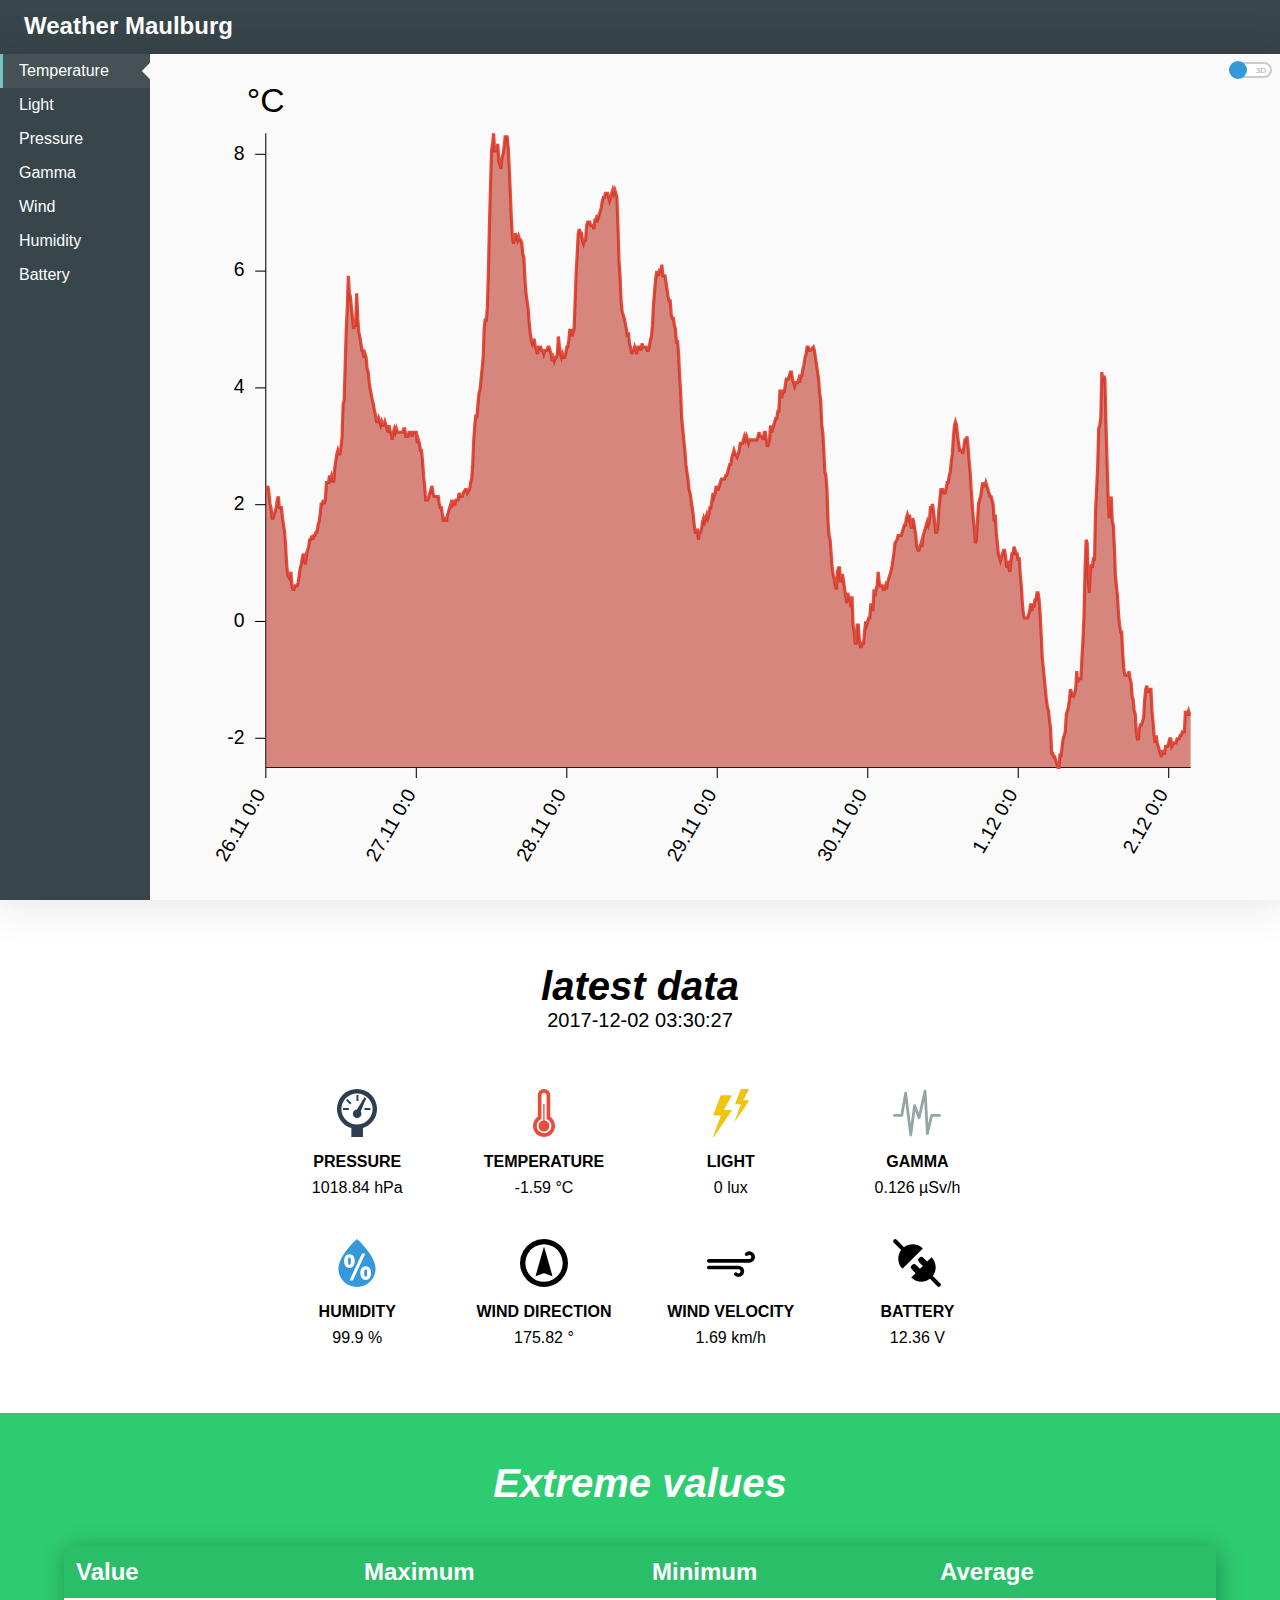
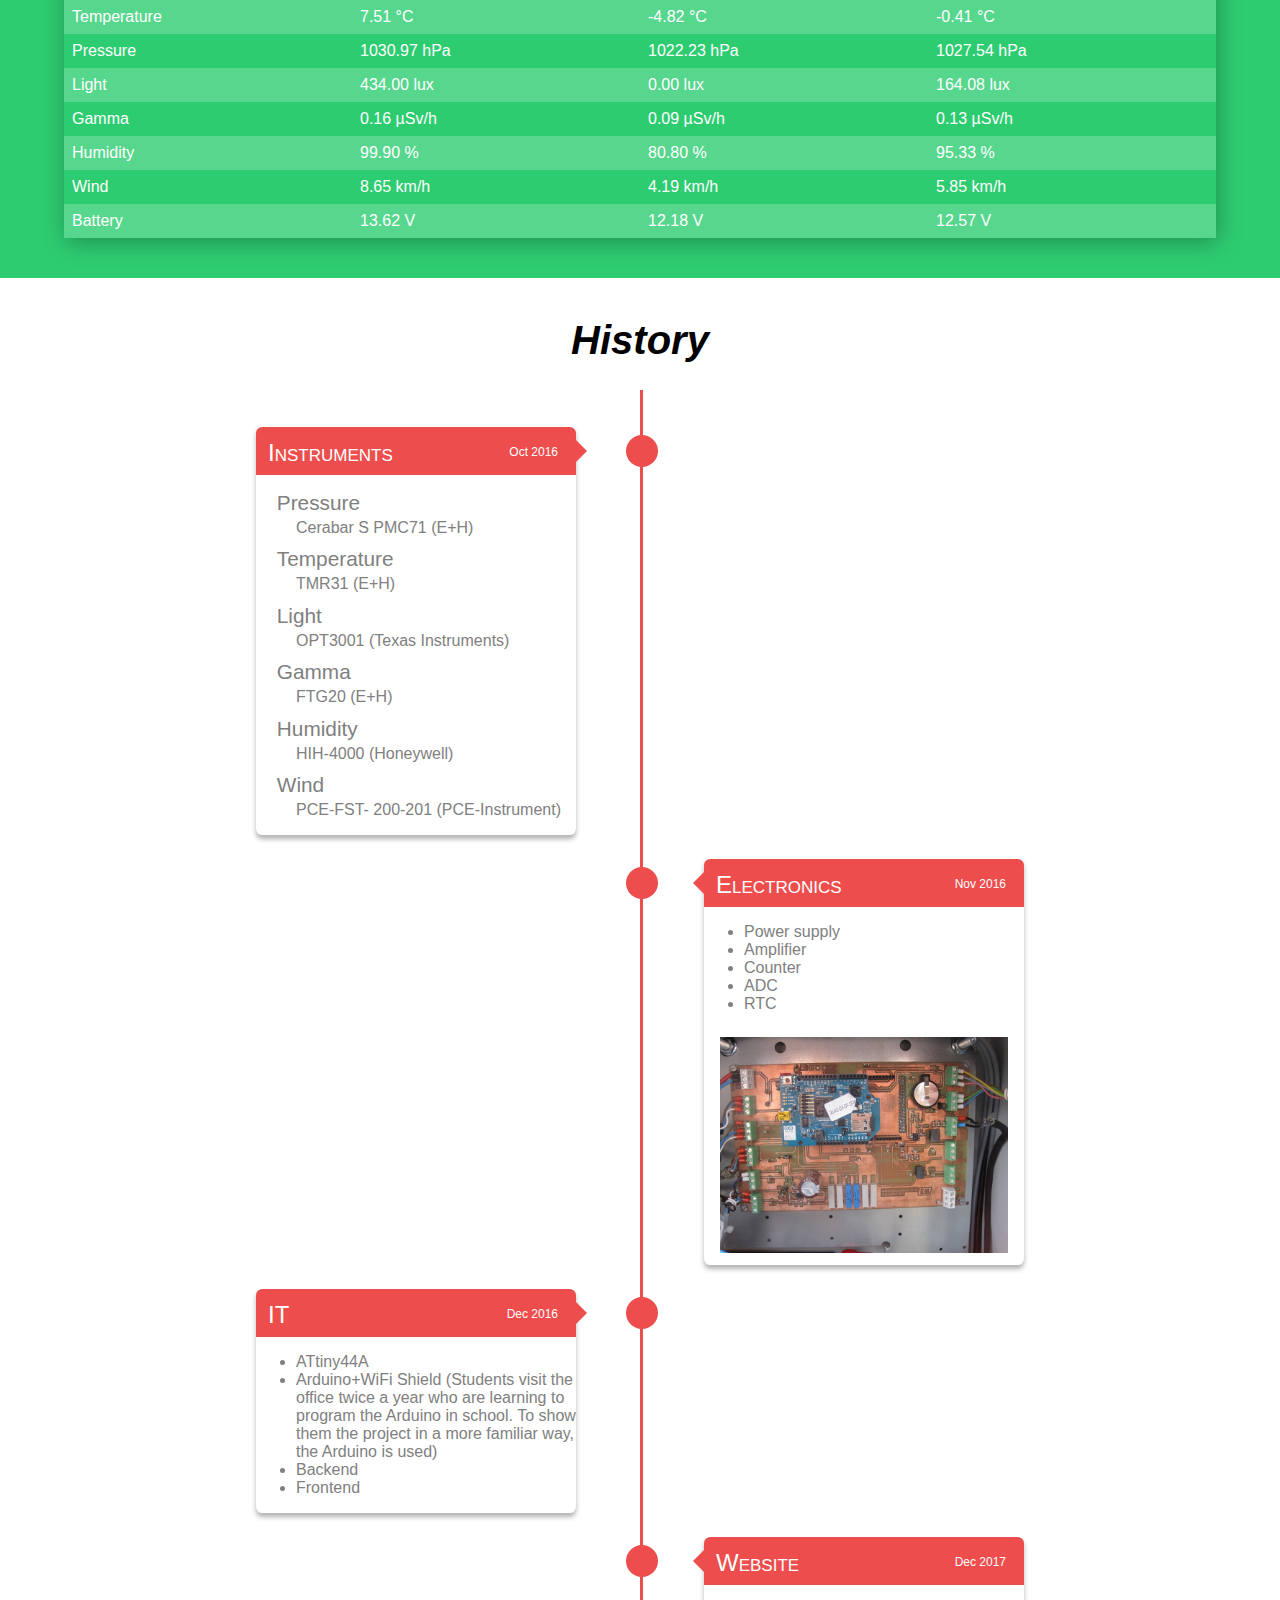
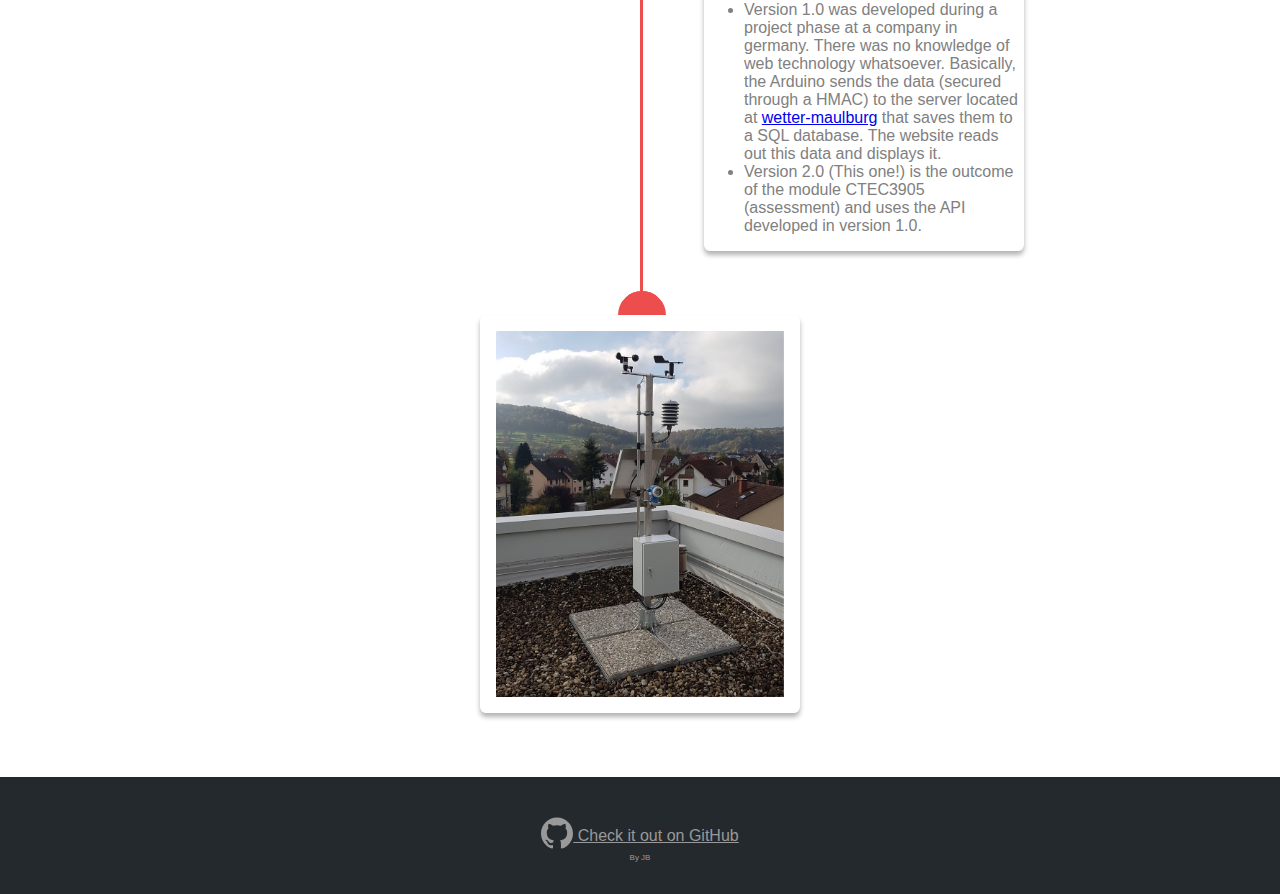
<file: index.html>
<!DOCTYPE html>
<html>
  <head>
    <meta charset="utf-8">
    <meta name="author" content="John Ba">
    <link rel="stylesheet" href="styles/main.css">
    <meta name="viewport" content="width=device-width, initial-scale=1.0">
    <meta name="description" content="Data visualization of the weatherstation in Maulburg developed by Studium plus.">
    <meta name="keywords" content="Weather Station, Maulburg, Studium plus">
    <title>Weather-Maulburg</title>
    <link rel="apple-touch-icon" sizes="180x180" href="apple-touch-icon.png">
    <link rel="icon" type="image/png" sizes="32x32" href="favicon-32x32.png">
    <link rel="icon" type="image/png" sizes="16x16" href="favicon-16x16.png">
    <link rel="manifest" href="manifest.json">
    <link rel="mask-icon" href="safari-pinned-tab.svg" color="#00a7d6">
    <meta name="theme-color" content="#ffffff">
  </head>
  <body>
    <header class="fetching">
      <h1>Weather Maulburg</h1>
      <p id="status">fetching data...</p>
    </header>
    <section class="invisible diagram">
      <nav id="dd">
        <span id="dd-value">Temperature</span>
        <ul>
          <li class="dd-select">Temperature</li>
          <li>Light</li>
          <li>Pressure</li>
          <li>Gamma</li>
          <li>Wind</li>
          <li>Humidity</li>
          <li>Battery</li>
        </ul>
        <div class="switcher">
          3D
        </div>
      </nav>

      <figure>
        <svg id="diagram2d" class="chart active" viewBox="0 0 1000 800">
            <line class="axis" x1="75" y1="75" x2="75" y2="675"></line>
            <line class="axis" x1="75" y1="675" x2="950" y2="675"></line>
            <g id="x-labels" class="label"></g>
            <g id="y-labels" class="label"></g>
            <text x="75" y="55" id="unit">hPa</text>
            <g>
              <polyline id="diagram-path" points="">
                <animate begin="indefinite" attributeName="points" dur="800ms" to="" repeatCount="1" fill="freeze"></animate>
              </polyline>
              <polyline id="diagram-area" points="">
                <animate begin="indefinite" attributeName="points" dur="800ms" to="" repeatCount="1" fill="freeze"></animate>
              </polyline>
            </g>
          </svg>
        <canvas id="diagram3d" class="chart" width="300" height="300"></canvas>
      </figure>
    </section>
    
    <section class="invisible latest-data">
      <h2>latest data
        <time id="last-time">2017-12-22 12:00:26</time>
      </h2>
      <article id="pressure">
        <h3>
          <svg viewBox="0 0 1562 1873">
              <g>          
                <path d="M0 781q0-159 62-304t167-249T478.5 62 781 0q159 0 303.5 62t249 166.5 166.5 249 62 303.5q0 259-153.5 462.5T1013 1522v351H561v-347q-247-72-404-278T0 781zm172 0q0 248 180 426 178 179 429 179 165 0 305.5-81t222.5-220.5 82-303.5q0-123-48.5-235.5t-130.5-194-195-130T781 173t-235.5 48.5-194.5 130-130.5 194T172 781zm62 38v-77h231v77H234zm116-377l56-55 162 162-55 56zm270 526q0-67 46.5-116T780 801l291-479 70 37-215 515q28 40 28 94 0 70-49 118.5T786 1135q-69 0-117.5-48.5T620 968zm140-498V239h74v231h-74zm313 348v-79h231v79h-231z">
                </path>
              </g>
            </svg>
          <span>PRESSURE</span>
        </h3>
        <p> 
          <span class="value"></span> 
          <span>hPa</span>
        </p>
      </article>
      <article id="temperature">
        <h3>
          <svg viewBox="0 0 1086 2357">
            <g>
              <path d="M0 1814q0-136 63-253.5T239 1364V306q0-128 88-217T543 0q129 0 217.5 89T849 306v1058q113 79 175 196.5t62 253.5q0 148-72.5 273T816 2284.5 543 2357q-147 0-272-72.5T73 2087 0 1814zm187 0q0 149 104.5 254.5T543 2174q149 0 256.5-107T907 1814q0-100-51.5-184.5T715 1498l-30-15q-16-7-16-31V306q0-52-36-86t-90-34q-52 0-88.5 34T418 306v1146q0 24-15 31l-29 15q-88 47-137.5 131T187 1814zm83 0q0 114 78 194t188 80 191-80.5 81-193.5q0-101-69.5-178T570 1545V762q0-10-10.5-20.5T536 731q-14 0-22.5 9t-8.5 22v783q-98 14-166.5 91T270 1814z">
              </path>
             </g>
          </svg>
          <span>TEMPERATURE</span>
        </h3>
        <p> 
          <span class="value"></span> 
          <span>°C</span>
        </p>
      </article>
      <article id="light">
        <h3>
          <svg viewBox="0 0 1500.666748046875 1984">
            <g>
              <path d="M0 1984h42L776 898q15-29-16-29H457l319-581q14-29-21-29H349q-17 0-31 19L22 1067q-4 29 20 29h293zm907-675h29l557-818q8-13 4-21t-18-8h-224l233-430q19-32-19-32h-292q-21 0-32 20L923 605q-5 14 1 22t20 8h218z">
              </path>
            </g>
          </svg>
          <span>LIGHT</span>
        </h3>
        <p> 
          <span class="value"></span> 
          <span>lux</span>
        </p>
      </article>
      <article id="gamma">
        <h3>
          <svg viewBox="0 0 2080 2028.333251953125">
            <g>
              <path d="M0 1121.333q0 25 18 42.5t43 17.5h318q23 0 40-14t21-36l96-562 173 1406q4 23 20.5 38t38.5 15q24 0 41-15t21-38l133-1032 111 299q6 18 21.5 29t34.5 11h5q19-1 34.5-14t20.5-33l163-732 76 1406q1 23 16 39.5t38 18.5 41-11 23-35l176-740h296q25 0 43-17.5t18-42.5-18-43-43-18h-344q-21 0-37.5 13t-21.5 33l-89 378-77-1426q-1-23-17-39.5t-38-17.5q-23-2-41.5 11.5t-23.5 36.5l-213 957-124-337q-7-19-25.5-30t-38.5-9q-21 2-35.5 17t-18.5 36l-105 801-163-1339q-4-23-20-37.5t-38-15.5q-23-1-40.5 13t-21.5 37l-158 918H61q-25 0-43 18t-18 43z">
              </path>
            </g>
          </svg>
          <span>GAMMA</span>
        </h3>
        <p> 
          <span class="value"></span> 
          <span>µSv/h</span>
        </p>
      </article>
      <article id="humidity">
        <h3>
          <svg viewBox="0 0 1580 2040">
            <g>
              <path d="M0 1252q0-141 77-323.5T275 575Q525 245 708 77l80-77q40 42 88 77 66 67 201 222.5T1308 582q114 162 193 346.5t79 323.5q0 160-62 305.5T1350.5 1809 1098 1977.5 788 2040q-160 0-305.5-60.5t-251.5-165-168.5-251T0 1252zm241-313q0 133 56 212t170 79q115 0 171.5-78.5T696 939q-1-134-57.5-213T467 647q-114 0-170 79t-56 213zm168 0q0-24 .5-37t2-35 5-34.5 9.5-26 16.5-19.5 24.5-6q22 0 35 13t18.5 41 6.5 48 1 56-1 55.5-6.5 47.5-18.5 41-35 13q-14 0-24.5-6t-16.5-19.5-9.5-26-5-34.5-2-34.5-.5-36.5zm62 827h141l532-1146h-144zm459-319q2 134 58.5 213t170.5 79q115 0 170.5-78.5T1386 1447q-1-134-56.5-212.5T1159 1156q-114 0-170.5 78.5T930 1447zm168 0q0-36 1-55.5t6.5-47.5 18.5-41 35-13q15 0 25.5 6t17 20 10.5 25.5 5 34.5l1.5 34.5.5 36.5q0 26-.5 37.5l-1.5 34.5-5 34.5-10.5 25.5-17 20-25.5 6q-22 0-35-13t-18.5-41-6.5-48-1-56z">
              </path>
            </g>
          </svg>
          <span>HUMIDITY</span>
        </h3>
        <p> 
          <span class="value"></span> 
          <span>%</span>
        </p>
      </article>
      <article id="windd">
        <h3>
          <svg viewBox="0 0 1537 1537">
            <g>
              <path d="M0 770q0-209 103.5-386.5T384 103 769 0q156 0 298 61t245 164 164 245.5 61 299.5q0 156-61 298.5t-164 245-245 163-298 60.5q-157 0-299.5-61T224 1312 60.5 1067.5 0 770zm169 0q0 243 177 422 177 177 423 177 162 0 300-80.5t219-218.5 81-300-81-300.5-219-219T769 170t-300 80.5-219 219T169 770zm334 399l256-895q1-10 10-10t10 10l255 895q4 11-1.5 17t-16.5 0l-237-89q-10-4-20 0l-239 89q-10 6-14.5 0t-2.5-17z">
              </path>
            </g>
          </svg>
          <span>WIND DIRECTION</span>
        </h3>
        <p>
          <span class="value"></span>
          <span>°</span>
        </p>
      </article>
      <article id="windv">
        <h3>
          <svg viewBox="0 0 2539 1539">
            <g>
              <path d="M0 1007q0 39 30 66 26 30 67 30h1567q46 0 78 32t32 79q0 46-31.5 76.5T1664 1321t-78-31q-26-28-64-28-40 0-68.5 27.5T1425 1355q0 40 30 67 90 88 209 88 125 0 214-86t89-210-89.5-213.5T1664 911H97q-40 0-68.5 28T0 1007zm0-350q0 37 30 65 28 28 67 28h2138q125 0 214.5-87t89.5-210q0-124-89.5-212T2235 153q-123 0-208 85-29 26-29 71 0 41 27.5 67t67.5 26q39 0 67-26 30-33 75-33 46 0 77.5 32t31.5 78-31.5 77-77.5 31H97q-40 0-68.5 28T0 657z">
              </path>
            </g>
          </svg>
          <span>WIND VELOCITY</span>
        </h3>
        <p>
          <span class="value"></span> 
          <span>km/h</span>
        </p>
      </article>
      <article id="battery">
        <h3>
          <svg viewBox="0 0 37.06 37.06">
            <g>
              <path d="M6.296 8.535L.619 2.858A1.584 1.584 0 0 1 2.858.618l5.677 5.678c4.34-3.255 10.527-2.908 14.475 1.04L7.336 23.01C3.388 19.062 3.04 12.876 6.296 8.535zm23.432 5.52c3.948 3.947 4.295 10.133 1.04 14.474l5.677 5.677a1.584 1.584 0 1 1-2.24 2.24l-5.676-5.678c-4.341 3.255-10.527 2.908-14.475-1.04l3.358-3.359-2.8-2.799a2.376 2.376 0 1 1 3.36-3.359l2.799 2.8 2.24-2.24-2.8-2.799a2.375 2.375 0 1 1 3.36-3.358l2.798 2.798 3.359-3.358z">
              </path>
            </g>
          </svg>
          <span>BATTERY</span>
        </h3>
        <p> 
          <span class="value"></span> 
          <span>V</span>
        </p>
      </article>
    </section>
    <section class="invisible max-val">
      <h2>Extreme values</h2>
      <table id="max-val-table">
        <tr>
          <th>Value</th>
          <th>Maximum</th>
          <th>Minimum</th>
          <th>Average</th>
        </tr>
      </table>
    </section>
    <section class="invisible history">
      <h2>History</h2>
      <article>
        <header>
          <h3>Instruments</h3>
          <time datetime="2016-10">Oct 2016</time>
        </header>

        <dl>
          <dt>Pressure</dt>
          <dd>
            Cerabar S PMC71 (E+H)
          </dd>
          <dt>Temperature</dt>
          <dd>
            TMR31 (E+H)
          </dd>
          <dt>Light</dt>
          <dd>
            OPT3001 (Texas Instruments)
          </dd>
          <dt>Gamma</dt>
          <dd>
            FTG20 (E+H)
          </dd>
          <dt>Humidity</dt>
          <dd>
            HIH-4000 (Honeywell)
          </dd>
          <dt>Wind</dt>
          <dd>
            PCE-FST- 200-201 (PCE-Instrument)
          </dd>
        </dl>
      </article>
      <article>
        <header>
          <h3>Electronics</h3>
          <time datetime="2016-11">Nov 2016</time>
        </header>

        <ul>
          <li>Power supply</li>
          <li>Amplifier</li>
          <li>Counter</li>
          <li>ADC</li>
          <li>RTC</li>
        </ul>
        <img src="images/electronics-800.jpg" alt="circuit board" />
      </article>
      <article>
        <header>
          <h3>IT</h3>
          <time datetime="2016-12">Dec 2016</time>
        </header>

        <ul>
          <li>ATtiny44A</li>
          <li>Arduino+WiFi Shield (Students visit the office twice a year who are learning to program the Arduino in school. To show them the project in a more familiar way, the Arduino is used)</li>
          <li>Backend</li>
          <li>Frontend</li>
        </ul>
      </article>
      <article>
        <header>
          <h3>Website</h3>
          <time datetime="2017-12">Dec 2017</time>
        </header>

        <ul>
          <li>Version 1.0 was developed during a project phase at a company in germany. There was no knowledge of web technology whatsoever. Basically, the Arduino sends the data (secured through a HMAC) to the server located at <a href="http://wetter-maulburg.de">wetter-maulburg</a> that saves them to a SQL database. The website reads out this data and displays it.</li>
          <li>Version 2.0 (This one!) is the outcome of the module CTEC3905 (assessment) and uses the API developed in version 1.0.</li>
        </ul>
      </article>
      <article class="finised">
        <img src="images/finished-800.jpg" alt="finished weather station" />
      </article>
    </section>
    <footer class="invisible">
      <a href="https://github.com/JohnNYers/CTEC3905">
          <svg viewBox="0 0 24 24">
            <path d="M12 .297c-6.63 0-12 5.373-12 12 0 5.303 3.438 9.8 8.205 11.385.6.113.82-.258.82-.577 0-.285-.01-1.04-.015-2.04-3.338.724-4.042-1.61-4.042-1.61C4.422 18.07 3.633 17.7 3.633 17.7c-1.087-.744.084-.729.084-.729 1.205.084 1.838 1.236 1.838 1.236 1.07 1.835 2.809 1.305 3.495.998.108-.776.417-1.305.76-1.605-2.665-.3-5.466-1.332-5.466-5.93 0-1.31.465-2.38 1.235-3.22-.135-.303-.54-1.523.105-3.176 0 0 1.005-.322 3.3 1.23.96-.267 1.98-.399 3-.405 1.02.006 2.04.138 3 .405 2.28-1.552 3.285-1.23 3.285-1.23.645 1.653.24 2.873.12 3.176.765.84 1.23 1.91 1.23 3.22 0 4.61-2.805 5.625-5.475 5.92.42.36.81 1.096.81 2.22 0 1.606-.015 2.896-.015 3.286 0 .315.21.69.825.57C20.565 22.092 24 17.592 24 12.297c0-6.627-5.373-12-12-12">
            </path>
          </svg>
          Check it out on GitHub
        </a>
      <p>By JB</p>
    </footer>

    <script id="vshader" type="x-shader/x-vertex">
      precision mediump float; attribute vec3 a_position; attribute vec4 a_color; uniform mat4 rot_matrix; uniform mat4 proj_matrix; varying vec4 vColor; void main() { gl_Position = proj_matrix * rot_matrix * vec4(a_position, 1.0); vColor = a_color; gl_PointSize = 5.0; }
    </script>
    <script id="fshader" type="x-shader/x-fragment">
      precision mediump float; varying vec4 vColor; void main() { gl_FragColor = vColor; }
    </script>
    <script id="txtvshader" type="x-shader/x-vertex">
      precision mediump float; attribute vec3 a_position; attribute vec2 a_txtpos; uniform mat4 rot_matrix; uniform mat4 proj_matrix; uniform mat4 local_matrix; uniform mat4 trans_matrix; varying vec2 v_txtpos; void main() { gl_Position = proj_matrix * rot_matrix * trans_matrix * local_matrix * vec4(a_position, 1.0); v_txtpos = a_txtpos; }
    </script>
    <script id="txtfshader" type="x-shader/x-fragment">
      precision mediump float; varying vec2 v_txtpos; uniform sampler2D u_texture; void main() { gl_FragColor = texture2D(u_texture, v_txtpos); }
    </script>

    <script src="scripts/json.js"></script>
    <script src="scripts/menu.js"></script>
    <script src="scripts/3d-diagram.js"></script>
    <script src="scripts/2d-diagram.js"></script>
    <script src="scripts/data.js"></script>
  </body>
</html>
</file>
<file: styles/main.css>
body {
  min-width: 344px;
}

#dd ul, body,
h1 {
  padding: 0;
  margin: 0;
}

body {
  font-family: arial
}

.invisible, header p {
  display: none;
}

.fetching {
  padding: 0;
  height: 100vh;
  min-height: 300px;
}

.fetching h1, .fetching p {
  text-align: center;
  transform: translateY(calc(50vh - 4em));
}

.fetching p {
  transform: translateY(calc(50vh + 3em));
  font-size: 1em;
}

.fetching::before {
  content: '';
  width: 4em;
  height: 4em;
  border-radius: 3em;
  border: .5em solid #ddd;
  border-top: .5em solid #3498db;
  position: absolute;
  top: 50%;
  left: calc(50% - 2.5em);
  animation: rotating 1s ease infinite;
}

header {
  height: 3.5em;
  padding: 1em 2em 0;
}

.diagram {
  width: 100%;
  height: 450px;
  background: #0074D9;
}

.chart.active, .fetching p {
  display: block;
}

figure {
  margin: 30px;
}

.chart {
  margin: auto;
  width: 300px;
  height: 300px;
  display: none;
}

.label text {
  text-anchor: end;
  font-size: 1.2em;
}

line {
  stroke-width: 5px;
  stroke: white;
}

text {
  font-size: 1.8em;
  fill: white;
  text-anchor: middle;
}

#diagram-path {
  stroke: #e74c3c;
  stroke-width: 5px;
  fill: transparent;
}

#diagram-area {
  fill: rgba(192, 57, 43, .6);
}

.switcher {
  float: right;
  border-style: dotted;
  padding: .5em;
  margin-right: 30px;
  cursor: pointer;
  transition: transform .2s ease-in-out;
  font-size: .5em;
}

.switcher:hover {
  transform: scale(1.1);
  background-color: rgba(1, 1, 1, .1);
}

#dd {
  font-size: 2em;
  padding: .5em 0em 0em 10px;
  color: white;
}

#dd-value {
  display: inline-block;
  padding: .2em 20px;
  border-radius: 10px;
  cursor: pointer;
  pointer-events: all;
}

#dd-value.active {
  box-shadow: 5px 5px 40px 5px rgba(0, 0, 0, 0.1);
}

#dd ul.active {
  visibility: visible;
  transform: translateY(25px) rotateX(0deg);
  pointer-events: all;
}

#dd ul {
  position: absolute;
  list-style-type: none;
  visibility: hidden;
  background: white;
  transition: transform 0.3s ease-in-out;
  transform: translateY(-80px) rotateX(90deg);
  width: 300px;
}

#dd ul::before {
  content: '';
  width: 0;
  height: 0;
  top: -40px;
  left: 40px;
  position: absolute;
  border: 20px solid transparent;
  border-bottom: 20px solid #fff;
}

#dd li {
  background: #0060b1;
  padding: .5em 1em;
  margin: 2px;
  cursor: pointer;
}

#dd li:hover {
  background: #005091;
}

.dd-select {
  display: none;
}

h2 {
  font-style: italic;
  margin-left: 1em;
}

#last-time {
  display: block;
  font-style: normal;
  font-weight: 100;
}

article {
  color: grey;
}

.latest-data h3 {
  margin-left: 1em;
  padding: 2px;
  border-bottom: 2px #444 solid;
  font-size: 1em;
}

svg {
  width: 20px;
  height: 20px;
}

#pressure svg {
  fill: #2c3e50;
}

#temperature svg {
  fill: #e74c3c;
}

#light svg {
  fill: #f1c40f;
}

#gamma svg {
  fill: #95a5a6;
}

#humidity svg {
  fill: #3498db;
}

#windd svg {
  fill: black;
}

#windv svg {
  fill: black;
}

p, table {
  font-size: 2em;
}

p {
  text-align: right;
  margin: .5em;
}

.max-val {
  margin-top: 5em;
  background: #2ecc71;
  color: white;
  padding-top: 1em;
}

table {
  width: 100%;
}

table,
td,
tr {
  display: block;
}

td {
  max-height: 0;
  transition: max-height .3s;
  padding: 0 0 0 6.8em;
  font-size: .7em;
}

.active td {
  max-height: 2em;
  padding: .2em 0 .5em 6.8em;
  background: #27ae60;
}

td:nth-child(1) {
  max-height: inherit;
  padding: .5em;
  cursor: pointer;
  font-size: 1em;
  border-top: 2px solid #ecf0f1;
}

tr:nth-child(1) {
  display: none;
}

tr {
  position: relative;
  overflow-y: hidden;
}

td::before {
  position: absolute;
  left: .75em;
}

td:nth-child(1)::after {
  position: absolute;
  content: '';
  display: inline-block;
  border: .5em solid transparent;
  border-left: .5em solid white;
  top: .6em;
  right: 1em;
  transition: transform .5s;
}

.active td:nth-child(1)::after {
  transform: rotate(90deg);
}

td:nth-child(2)::before {
  content: "Maximum:";
}

td:nth-child(3)::before {
  content: "Minimum:";
}

td:nth-child(4)::before {
  content: "Average:";
}

.history {
  position: relative;
}

.history::before, article::before {
  content: '';
  position: absolute;
  background: #ee4d4d;
}

.history::before {
  display: block;
  height: calc(100% - 2em);
  width: .2em;
  left: 2em;
  top: 2em;
}

.history article {
  margin: 1.5em;
  margin-left: 4em;
  border-radius: .4em;
  box-shadow: 0px 4px 5px 0px rgba(0, 0, 0, 0.3);
  overflow: hidden;
}

.history article::before {
  z-index: 0;
  box-sizing: border-box;
  width: 2em;
  height: 2em;
  border-radius: 1em;
  left: 1.1em;
  margin-top: .5em;
}

.history header {
  padding: 0;
  color: white;
  background: #ee4d4d;
}

.history header::before {
  position: absolute;
  content: '';
  width: 0;
  height: 0;
  border: .8em solid transparent;
  border-right: .8em solid #ee4d4d;
  left: 2.5em;
  margin-top: .75em;
}

.history h3 {
  padding: 0;
  margin: .5em;
  font-size: 1.5em;
  font-variant: small-caps;
  font-weight: 100;
  display: inline-block;
}

.history time {
  float: right;
  font-size: .7em;
  margin: 2em;
}

.history img {
  width: 90%;
  margin: .5em 5%;
}

dt {
  font-size: 1.3em;
  margin: .5em 0 .2em 1em;
}

.history .finised {
  position: relative;
  margin: 0em;
  overflow: inherit;
}

.history .finised::before {
  width: 0;
  height: 0;
  background: transparent;
  border-radius: 2em;
  border: 2em solid transparent;
  border-top: 2em solid #ee4d4d;
  border-left: 2em solid #ee4d4d;
  transform: rotate(45deg);
  top: -2.5em;
  left: .1em;
}

.finised img {
  display: block;
  width: 100%;
  margin: auto;
}

footer {
  background: #24292e;
  padding: 2em 0;
}

footer svg {
  width: 2em;
  height: 2em;
  transform: translateY(.5em);
}

footer a, footer p {
  color: #999;
  text-align: center;
}

footer a {
  fill: #999;
  transition: all .3s ease-in-out;
  transition-property: color, fill;
  display: block;
}

footer p {
  margin: 0;
  text-align: center;
  margin: 1em auto 0;
  font-size: .5em;
  color: #999;
}

footer a:hover {
  color: #fff;
  fill: #fff;
}

@media screen and (min-width: 440px) {
  body {
    font-size: 8px;
  }

  header {
    font-size: 1.5em;
    color: white;
  }

  #dd {
    padding: 0;
    width: 150px;
    height: 100%;
  }

  #dd ul {
    width: inherit;
    height: inherit;
    min-height: 15em;
    visibility: visible;
    transition: none;
    transform: translateY(0) rotate(0);
    background: #38454b;
  }

  #dd li, #dd ul, header {
    background: #38454b;
  }
  #dd li {
    margin: 0;
    border-left: .2em solid transparent;
  }

  #dd li:hover {
    background: #566165;
  }

  #dd ul::before {
    content: none;
  }

  #dd .dd-select {
    background: #465155;
    border-left: .2em solid #72c5c0;
    display: block;
  }

  .dd-select::after {
    content: '';
    width: 0px;
    height: 0px;
    float: right;
    border: .6em solid transparent;
    border-right: .6em solid #fafafa;
    transform: translateX(1.05em);
  }

  #dd-value {
    display: none;
  }

  .diagram {
    position: relative;
    background: #fafafa;
    height: calc(100vh - 6.8em);
    max-height: calc(100vw - 150px);
    min-height: 30em;
    box-shadow: 0px 1px 40px 5px rgba(0, 0, 0, 0.1);
  }

  .switcher {
    position: absolute;
    top: 1em;
    right: 1em;
    margin: 0;
    z-index: 1;
    background: white;
    padding: .2em .5em .2em 3em;
    border: .31em solid #ccc;
    border-radius: 2em;
    box-shadow: none;
    color: #aaa;
    transition: none;
  }

  .rightposition {
    padding: .2em 3em .2em .5em;
  }

  .switcher::before {
    content: '';
    width: 2.3em;
    height: 2.3em;
    background: #3498db;
    position: absolute;
    border-radius: 2em;
    top: -.4em;
    left: -.4em;
    transition: all .3s ease-in-out;
  }

  .rightposition::before {
    transform: translateX(3.1em);
  }

  .switcher:hover {
    transform: scale(1);
  }

  .chart {
    width: 100%;
    height: 100%;
  }

  figure {
    position: absolute;
    top: 0;
    width: calc(100% - 150px);
    height: 100%;
    transform: translateX(150px);
    margin: 0;
  }

  .label text {
    font-size: 2.3em;
  }

  line {
    stroke-width: 1px;
    stroke: black;
  }

  text {
    font-size: 4em;
    fill: black;
  }

  h2 {
    margin: 0;
    padding: 1em;
    text-align: center;
    font-size: 5em;
  }

  #last-time {
    font-style: normal;
    font-weight: 100;
    font-size: .5em;
  }

  .latest-data article {
    position: relative;
    text-align: center;
    display: inline-block;
    width: 40%;
    margin: 4%;
    color: black;
  }

  .latest-data h3 {
    padding: 4em 0 0em;
    margin: 0;
    border: 0;
    font-size: 2em;
  }

  p {
    text-align: center;
    margin: .5em 0;
  }

  .latest-data svg {
    position: absolute;
    width: 3em;
    height: 3em;
    top: 0;
    left: calc(50% - 1.5em);
  }

  .latest-data {
    width: 80%;
    margin: 3em auto;
    max-width: 400px;
  }

  .history {
    font-size: 2em;
    max-width: 500px;
    margin: auto;
  }

  .history h2 {
    font-size: 2.5em;
  }

  .history::before {
    left: 3em;
    height: calc(100% - 7em);
    top: 7em;
  }

  .history article {
    margin-left: 5em;
  }

  .history article::before {
    left: 2.1em;
  }

  .history header {
    height: 2em;
  }

  .history header::before {
    border: .5em solid transparent;
    border-right: .5em solid #ee4d4d;
    left: 2.4em;
    margin-top: .5em;
  }

  .history h3 {
    font-size: 1em;
  }

  .history time {
    font-size: .5em;
    margin: 1.5em;
  }

  .history .finised {
    margin: 1em;
    background: white;
  }

  .history .finised::before {
    border-radius: 2em;
    border: 1.5em solid transparent;
    border-top: 1.5em solid #ee4d4d;
    border-left: 1.5em solid #ee4d4d;
    top: -2em;
    left: .65em;
  }

  .finised img {
    display: block;
    width: calc(100% - 2em);
    padding: 1em;
  }

  footer {
    font-size: 2em;
  }

  #dd ul.active {
    transform: translateY(0px) rotateX(0deg);
  }
}

@media screen and (min-width: 600px) {
  h3 {
    padding-left: 5%;
    font-size: 4em;
  }

  .diagram {
    height: calc(100vh - 6.8em);
  }

  .max-val {
    margin-top: 5em;
    background: #2ecc71;
    color: white;
    padding-bottom: 5em;
  }

  table {
    width: 90%;
    margin: auto;
    display: table;
    text-align: left;
    border-collapse: collapse;
    box-shadow: 2px 4px 23px 0px rgba(0, 0, 0, 0.3);
  }

  tr {
    display: table-row;
  }

  th {
    width: 25%;
    border-bottom: 2px solid white;
    background: #00000011;
    padding: .5em;
    font-size: 1.5em;
  }

  td {
    display: table-cell;
    max-height: inherit;
    padding: .5em;
    font-size: 1em;
  }

  .active td {
    max-height: inherit;
    padding: .5em;
    background: transparent;
  }

  td:nth-child(1) {
    max-height: inherit;
    padding: .5em;
    cursor: auto;
    border-top: none;
  }

  tr:nth-child(even) {
    background: #ffffff33;
  }

  tr:nth-child(1) {
    display: table-row;
  }
  
  td::before, 
  td:nth-child(1)::after, 
  td:nth-child(2)::before, 
  td:nth-child(3)::before, 
  td:nth-child(4)::before {
    content: none;
  }
}

@media screen and (min-width: 800px) {
  #diagram-path {
    stroke-width: 3px;
  }
  
  .latest-data {
    min-width: 750px;
  }
  
  .latest-data article {
    width: 20%;
    margin: 2.3%;
  }
  
  .history {
    font-size: 2em;
    max-width: 100%;
    margin: auto;
  }
  
  .history::before {
    left: 50%;
  }
  
  .history article {
    width: 20em;
    margin-left: calc(50% - 24em);
  }
  
  .history article::before {
    left: calc(50% - .9em);
  }
  
  .history article:nth-child(odd) {
    margin-left: calc(50% + 4em);
  }

  .history article:nth-child(even) header::before {
    border: .5em solid transparent;
    border-left: .5em solid #ee4d4d;
    left: inherit;
    right: calc(50% + 1.7em);
  }

  .history header::before {
    border: .5em solid transparent;
    border-right: .5em solid #ee4d4d;
    left: calc(50% + 1.7em);
    margin-top: .5em;
  }
  
  .history h3 {
    font-size: 1em;
  }
  
  .history time {
    font-size: .5em;
    margin: 1.5em;
  }
  
  .history .finised {
    margin: 4em auto;
    background: white;
  }
  
  .history .finised::before {
    border-radius: 2em;
    border: 1.5em solid transparent;
    border-top: 1.5em solid #ee4d4d;
    border-left: 1.5em solid #ee4d4d;
    top: -2em;
    left: 8.6em;
  }
  
  .finised img {
    display: block;
    width: calc(100% - 2em);
    padding: 1em;
  }
}

@keyframes rotating {
  0% {
    transform: rotate(0turn);
  }
  
  100% {
    transform: rotate(1turn);
  }
}
</file>
